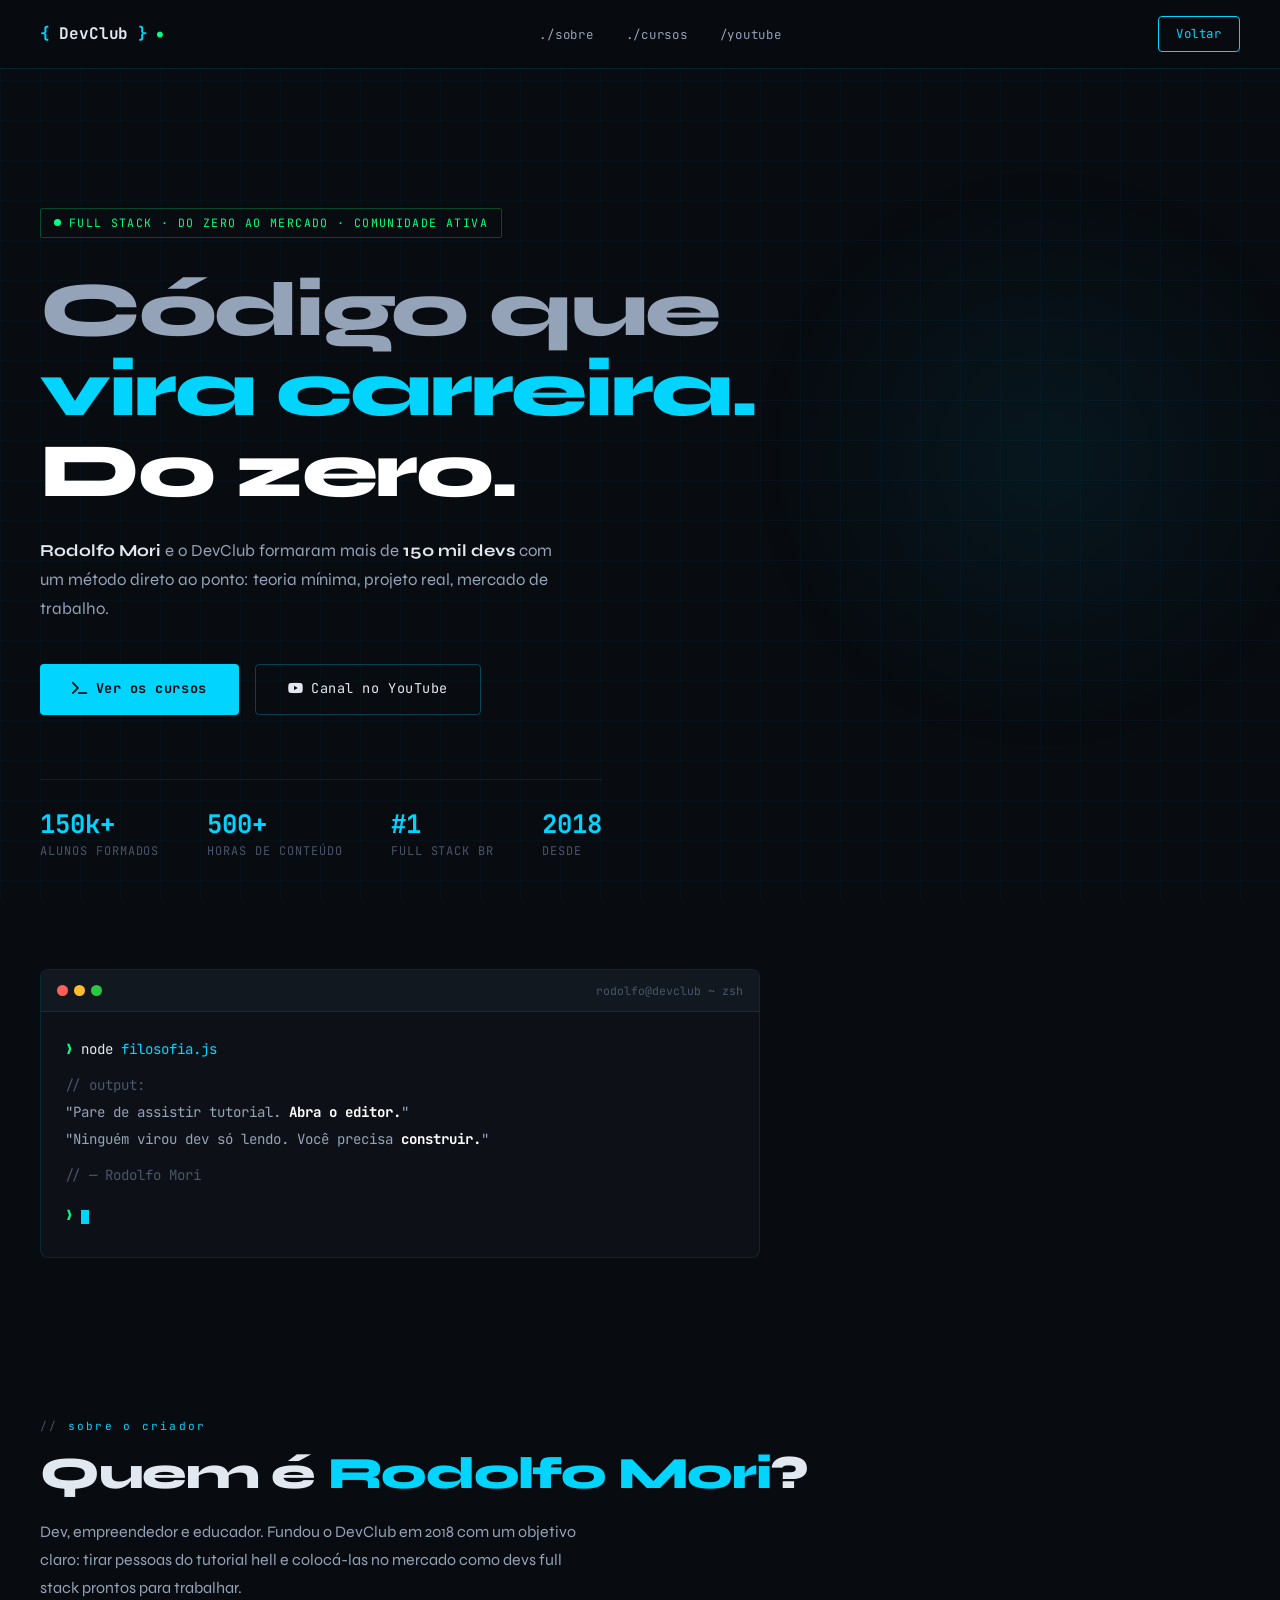
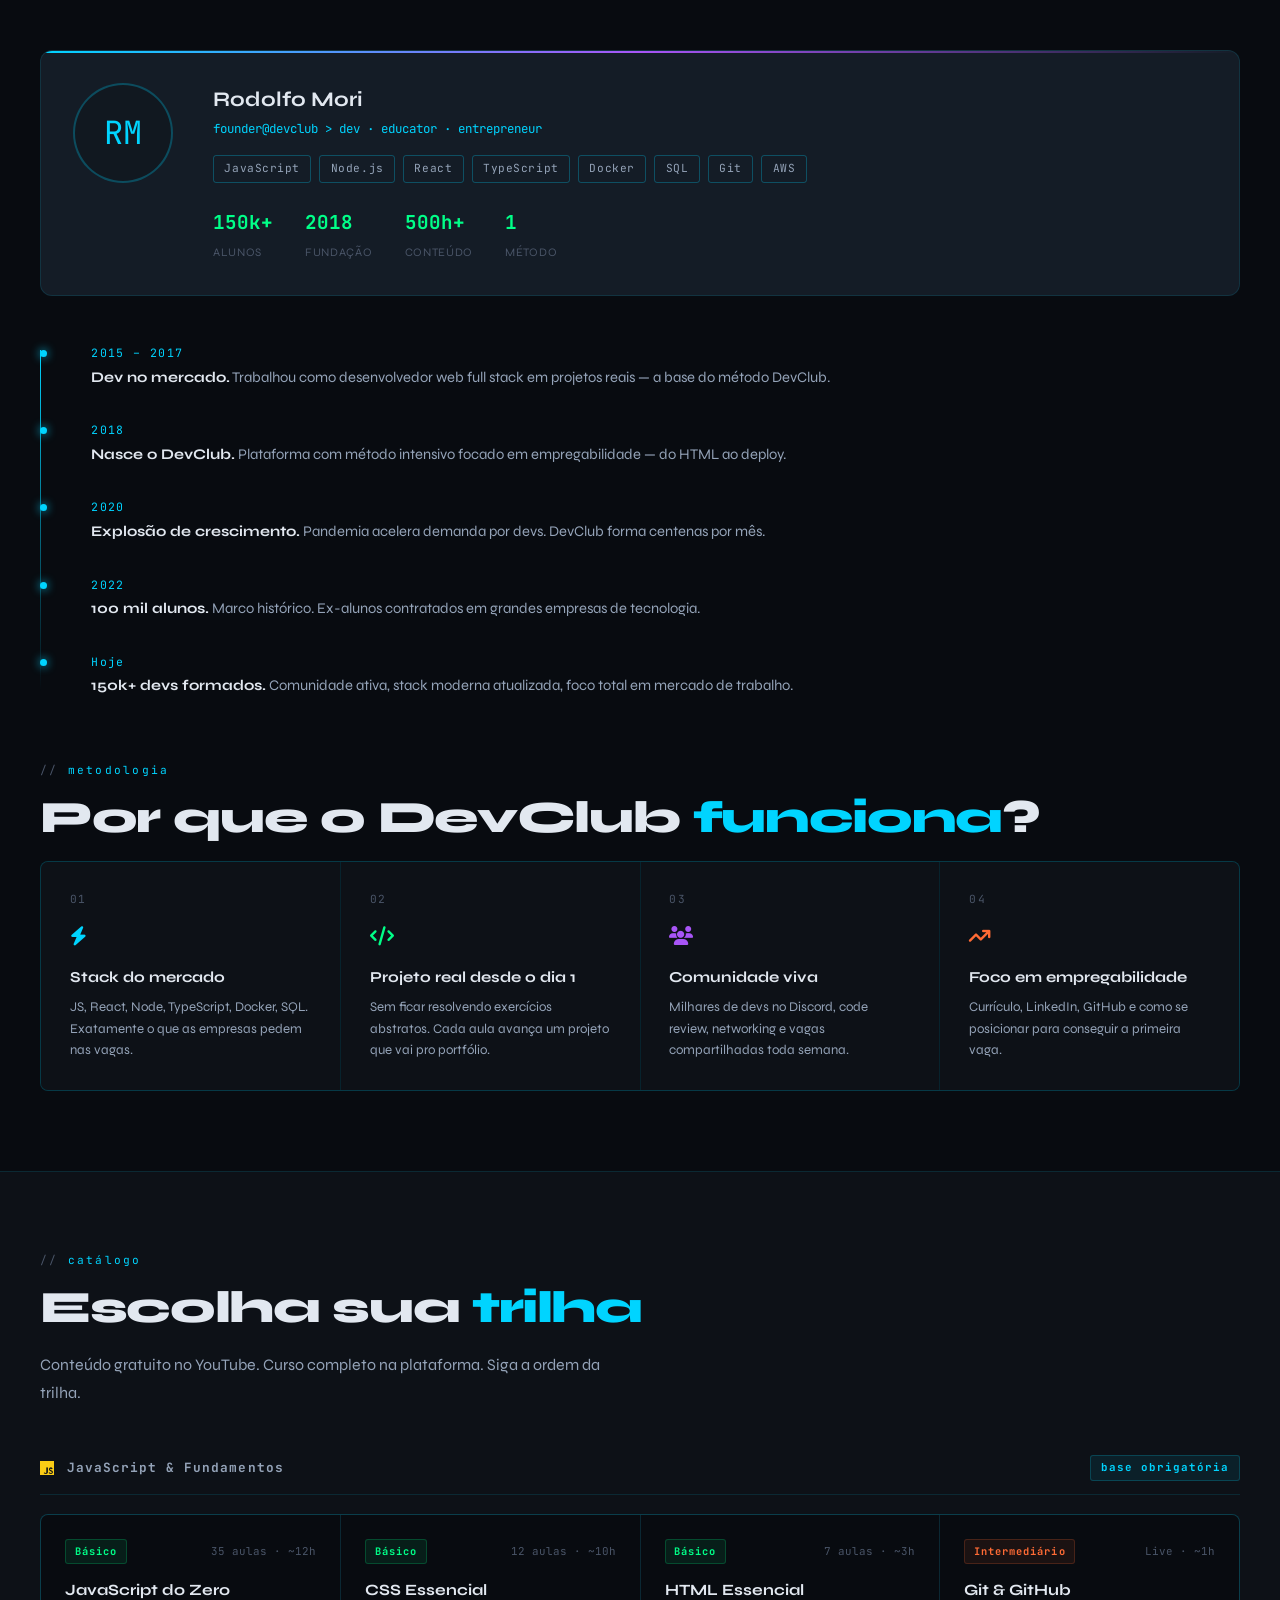
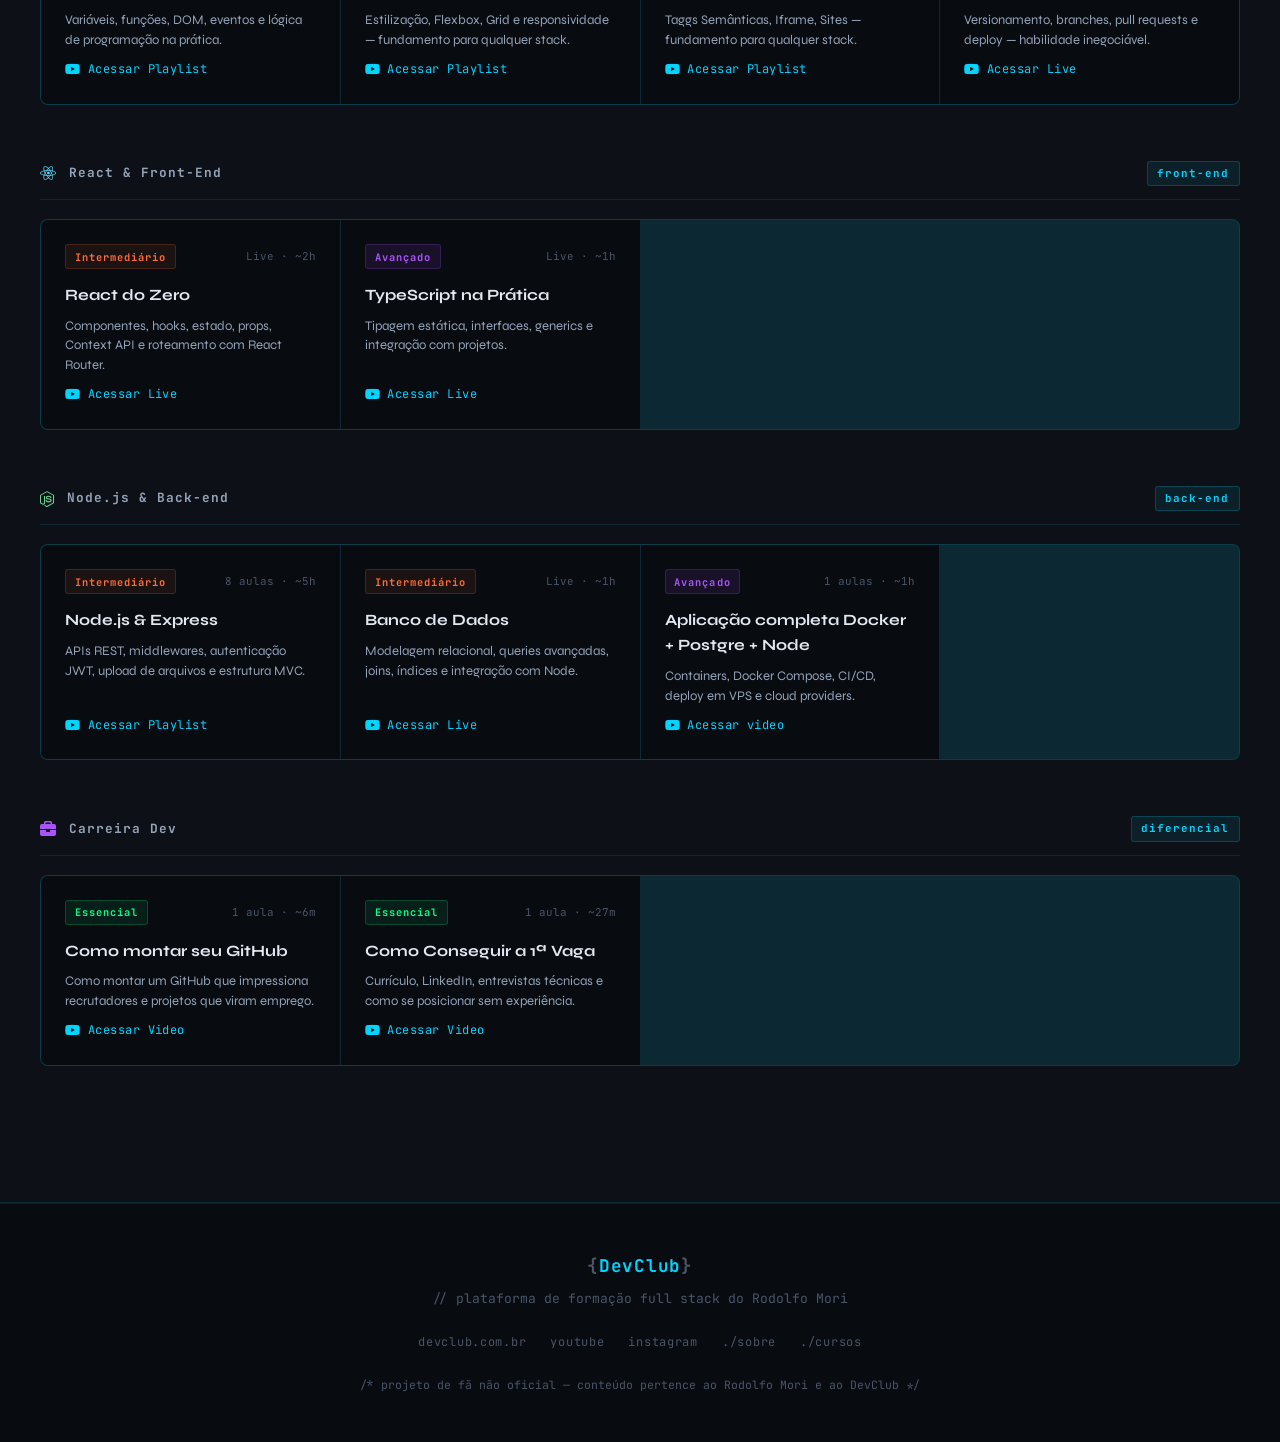
<file: pages/rodolfo.html>
<!doctype html>
<html lang="pt-BR">
<head>
  <meta charset="UTF-8" />
  <meta name="viewport" content="width=device-width, initial-scale=1.0" />
  <title>DevClub — Rodolfo Mori</title>
  <link href="https://fonts.googleapis.com/css2?family=JetBrains+Mono:wght@300;400;700&family=Syne:wght@400;600;700;800&display=swap" rel="stylesheet" />
  <link rel="stylesheet" href="https://cdnjs.cloudflare.com/ajax/libs/font-awesome/6.5.0/css/all.min.css" />
  <link rel="stylesheet" href="/assets/css/rodolfo.css">
</head>
<body>

  <!-- ===== NAV ===== -->
  <nav aria-label="Navegação principal">
    <a href="#" class="nav-logo" aria-label="DevClub">
      <span class="bracket">{</span>DevClub<span class="bracket">}</span>
      <span class="dot">&#9679;</span>
    </a>
    <ul class="nav-links">
      <li><a href="#sobre">./sobre</a></li>
      <li><a href="#cursos">./cursos</a></li>
      <li><a href="https://www.youtube.com/@DevClubBrasil" target="_blank" rel="noopener">/youtube</a></li>
    </ul>
    <a href="/index.html" rel="noopener" class="nav-cta">Voltar</a>
  </nav>

  <!-- ===== HERO ===== -->
  <header class="hero">
    <div class="hero-badge">
      <span class="blink"></span>
      FULL STACK &middot; DO ZERO AO MERCADO &middot; COMUNIDADE ATIVA
    </div>

    <h1>
      <span class="line-dim">Código que</span><br>
      <span class="line-cyan">vira carreira.</span><br>
      <span class="line-white">Do zero.</span>
    </h1>

    <p class="hero-sub">
      <strong>Rodolfo Mori</strong> e o DevClub formaram mais de
      <strong>150 mil devs</strong> com um método direto ao ponto:
      teoria mínima, projeto real, mercado de trabalho.
    </p>

    <div class="hero-actions">
      <a href="#cursos" class="btn-primary">
        <i class="fa-solid fa-terminal" aria-hidden="true"></i>
        Ver os cursos
      </a>
      <a href="https://www.youtube.com/@canaldevclub" target="_blank" rel="noopener" class="btn-ghost">
        <i class="fa-brands fa-youtube" aria-hidden="true"></i>
        Canal no YouTube
      </a>
    </div>

    <div class="hero-stats" aria-label="Estatísticas">
      <div class="stat-item">
        <strong>150k+</strong>
        <span>ALUNOS FORMADOS</span>
      </div>
      <div class="stat-item">
        <strong>500+</strong>
        <span>HORAS DE CONTEÚDO</span>
      </div>
      <div class="stat-item">
        <strong>#1</strong>
        <span>FULL STACK BR</span>
      </div>
      <div class="stat-item">
        <strong>2018</strong>
        <span>DESDE</span>
      </div>
    </div>
  </header>

  <!-- ===== TERMINAL QUOTE ===== -->
  <section class="terminal-section" aria-label="Frase do professor">
    <div class="terminal-box" role="figure" aria-label="Terminal com frase de Rodolfo Mori">
      <div class="terminal-bar">
        <div class="term-dot red"></div>
        <div class="term-dot yellow"></div>
        <div class="term-dot green"></div>
        <span class="term-title">rodolfo@devclub ~ zsh</span>
      </div>
      <div class="terminal-body" aria-label="Terminal de citação">
        <div><span class="t-prompt">❯</span> <span class="t-cmd">node <span class="t-string">filosofia.js</span></span></div>
        <div style="margin-top:0.6rem;"><span class="t-comment">// output:</span></div>
        <div><span class="t-output">"Pare de assistir tutorial. <strong style="color:#fff;">Abra o editor.</strong>"</span></div>
        <div><span class="t-output">"Ninguém virou dev só lendo. Você precisa <strong style="color:#fff;">construir.</strong>"</span></div>
        <div style="margin-top:0.6rem;"><span class="t-comment">// — Rodolfo Mori</span></div>
        <div style="margin-top:0.8rem;"><span class="t-prompt">❯</span> <span class="t-cursor"></span></div>
      </div>
    </div>
  </section>

  <!-- ===== SOBRE ===== -->
  <section id="sobre" class="sobre-section" aria-label="Sobre o Professor">
    <div class="section-label">sobre o criador</div>
    <h2>Quem é <em>Rodolfo Mori</em>?</h2>
    <p class="section-intro">
      Dev, empreendedor e educador. Fundou o DevClub em 2018 com um objetivo claro:
      tirar pessoas do tutorial hell e colocá-las no mercado como devs full stack prontos para trabalhar.
    </p>

    <!-- PERFIL CARD -->
    <div class="perfil-card">
      <div class="perfil-avatar">
        <img
          src="https://avatars.githubusercontent.com/u/47903440?v=4"
          alt="Rodolfo Mori"
          onerror="this.style.display='none'; this.parentElement.innerHTML='RM';"
        />
      </div>
      <div class="perfil-info">
        <div class="perfil-nome">Rodolfo Mori</div>
        <div class="perfil-cargo">founder@devclub &gt; dev · educator · entrepreneur</div>
        <div class="perfil-tags">
          <span class="ptag">JavaScript</span>
          <span class="ptag">Node.js</span>
          <span class="ptag">React</span>
          <span class="ptag">TypeScript</span>
          <span class="ptag">Docker</span>
          <span class="ptag">SQL</span>
          <span class="ptag">Git</span>
          <span class="ptag">AWS</span>
        </div>
        <div class="perfil-nums">
          <div class="pnum"><strong>150k+</strong><span>ALUNOS</span></div>
          <div class="pnum"><strong>2018</strong><span>FUNDAÇÃO</span></div>
          <div class="pnum"><strong>500h+</strong><span>CONTEÚDO</span></div>
          <div class="pnum"><strong>1</strong><span>MÉTODO</span></div>
        </div>
      </div>
    </div>

    <!-- TIMELINE -->
    <div class="timeline" role="list">
      <div class="tl-item" role="listitem">
        <div class="tl-year">2015 – 2017</div>
        <div class="tl-content">
          <strong>Dev no mercado.</strong> Trabalhou como desenvolvedor web full stack em projetos reais — a base do método DevClub.
        </div>
      </div>
      <div class="tl-item" role="listitem">
        <div class="tl-year">2018</div>
        <div class="tl-content">
          <strong>Nasce o DevClub.</strong> Plataforma com método intensivo focado em empregabilidade — do HTML ao deploy.
        </div>
      </div>
      <div class="tl-item" role="listitem">
        <div class="tl-year">2020</div>
        <div class="tl-content">
          <strong>Explosão de crescimento.</strong> Pandemia acelera demanda por devs. DevClub forma centenas por mês.
        </div>
      </div>
      <div class="tl-item" role="listitem">
        <div class="tl-year">2022</div>
        <div class="tl-content">
          <strong>100 mil alunos.</strong> Marco histórico. Ex-alunos contratados em grandes empresas de tecnologia.
        </div>
      </div>
      <div class="tl-item" role="listitem">
        <div class="tl-year">Hoje</div>
        <div class="tl-content">
          <strong>150k+ devs formados.</strong> Comunidade ativa, stack moderna atualizada, foco total em mercado de trabalho.
        </div>
      </div>
    </div>

    <!-- PILARES -->
    <div class="section-label" style="margin-top:3.5rem;">metodologia</div>
    <h2>Por que o DevClub <em>funciona</em>?</h2>
    <div class="pilares" role="list">
      <div class="pilar" role="listitem">
        <div class="pilar-num">01</div>
        <div class="pilar-icon" style="color: var(--cyan)"><i class="fa-solid fa-bolt" aria-hidden="true"></i></div>
        <h3>Stack do mercado</h3>
        <p>JS, React, Node, TypeScript, Docker, SQL. Exatamente o que as empresas pedem nas vagas.</p>
      </div>
      <div class="pilar" role="listitem">
        <div class="pilar-num">02</div>
        <div class="pilar-icon" style="color: var(--green)"><i class="fa-solid fa-code" aria-hidden="true"></i></div>
        <h3>Projeto real desde o dia 1</h3>
        <p>Sem ficar resolvendo exercícios abstratos. Cada aula avança um projeto que vai pro portfólio.</p>
      </div>
      <div class="pilar" role="listitem">
        <div class="pilar-num">03</div>
        <div class="pilar-icon" style="color: var(--purple)"><i class="fa-solid fa-users" aria-hidden="true"></i></div>
        <h3>Comunidade viva</h3>
        <p>Milhares de devs no Discord, code review, networking e vagas compartilhadas toda semana.</p>
      </div>
      <div class="pilar" role="listitem">
        <div class="pilar-num">04</div>
        <div class="pilar-icon" style="color: var(--orange)"><i class="fa-solid fa-arrow-trend-up" aria-hidden="true"></i></div>
        <h3>Foco em empregabilidade</h3>
        <p>Currículo, LinkedIn, GitHub e como se posicionar para conseguir a primeira vaga.</p>
      </div>
    </div>
  </section>

  <!-- ===== CURSOS ===== -->
  <main id="cursos" role="main">
    <section class="cursos-section" aria-label="Catálogo de cursos">
      <div class="section-label">catálogo</div>
      <h2>Escolha sua <em>trilha</em></h2>
      <p class="section-intro" style="margin-bottom:3rem;">
        Conteúdo gratuito no YouTube. Curso completo na plataforma. Siga a ordem da trilha.
      </p>

      <!-- JAVASCRIPT / FUNDAMENTOS -->
      <div class="cat-group">
        <div class="cat-title">
          <i class="fa-brands fa-js" style="color: #facc15;" aria-hidden="true"></i>
          JavaScript & Fundamentos
          <span class="cat-badge">base obrigatória</span>
        </div>
        <div class="cards-grid" role="list">
          <article class="course-card" role="listitem">
            <div class="card-header">
              <span class="card-level basico">Básico</span>
              <span class="card-meta">35 aulas · ~12h</span>
            </div>
            <h3>JavaScript do Zero</h3>
            <p>Variáveis, funções, DOM, eventos e lógica de programação na prática.</p>
            <a href="https://www.youtube.com/playlist?list=PLsFVybaG4mODFwCuV06yLitVTikKF09sy" target="_blank" rel="noopener" class="btn-playlist">
              <i class="fa-brands fa-youtube" aria-hidden="true"></i> Acessar Playlist
            </a>
          </article>

          <article class="course-card" role="listitem">
            <div class="card-header">
              <span class="card-level basico">Básico</span>
              <span class="card-meta">12 aulas · ~10h</span>
            </div>
            <h3>CSS Essencial</h3>
            <p>Estilização, Flexbox, Grid e responsividade — fundamento para qualquer stack.</p>
            <a href="https://www.youtube.com/playlist?list=PLsFVybaG4mOAXJTzysk9-d3OeROyWhhvs" target="_blank" rel="noopener" class="btn-playlist">
              <i class="fa-brands fa-youtube" aria-hidden="true"></i> Acessar Playlist
            </a>
          </article>

          <article class="course-card" role="listitem">
            <div class="card-header">
              <span class="card-level basico">Básico</span>
              <span class="card-meta">7 aulas · ~3h</span>
            </div>
            <h3>HTML Essencial</h3>
            <p>Taggs Semânticas, Iframe, Sites — fundamento para qualquer stack.</p>
            <a href="https://www.youtube.com/playlist?list=PLsFVybaG4mOAXJTzysk9-d3OeROyWhhvs" target="_blank" rel="noopener" class="btn-playlist">
              <i class="fa-brands fa-youtube" aria-hidden="true"></i> Acessar Playlist
            </a>
          </article>

          <article class="course-card" role="listitem">
            <div class="card-header">
              <span class="card-level inter">Intermediário</span>
              <span class="card-meta">Live · ~1h</span>
            </div>
            <h3>Git & GitHub</h3>
            <p>Versionamento, branches, pull requests e deploy — habilidade inegociável.</p>
            <a href="https://www.youtube.com/watch?v=Vmqa2hkS-qk" target="_blank" rel="noopener" class="btn-playlist">
              <i class="fa-brands fa-youtube" aria-hidden="true"></i> Acessar Live
            </a>
          </article>
        </div>
      </div>

      <!-- REACT -->
      <div class="cat-group">
        <div class="cat-title">
          <i class="fa-brands fa-react" style="color: #61dafb;" aria-hidden="true"></i>
          React & Front-End
          <span class="cat-badge">front-end</span>
        </div>
        <div class="cards-grid" role="list">
          <article class="course-card" role="listitem">
            <div class="card-header">
              <span class="card-level inter">Intermediário</span>
              <span class="card-meta">Live · ~2h</span>
            </div>
            <h3>React do Zero</h3>
            <p>Componentes, hooks, estado, props, Context API e roteamento com React Router.</p>
            <a href="https://www.youtube.com/watch?v=hHcaVgoLLQM" target="_blank" rel="noopener" class="btn-playlist">
              <i class="fa-brands fa-youtube" aria-hidden="true"></i> Acessar Live
            </a>
          </article>

          <article class="course-card" role="listitem">
            <div class="card-header">
              <span class="card-level avanc">Avançado</span>
              <span class="card-meta">Live · ~1h</span>
            </div>
            <h3>TypeScript na Prática</h3>
            <p>Tipagem estática, interfaces, generics e integração com projetos.</p>
            <a href="https://www.youtube.com/watch?v=w2BA05gabP0&t=1s" target="_blank" rel="noopener" class="btn-playlist">
              <i class="fa-brands fa-youtube" aria-hidden="true"></i> Acessar Live
            </a>
          </article>
        </div>
      </div>

      <!-- NODE.JS / BACK-END -->
      <div class="cat-group">
        <div class="cat-title">
          <i class="fa-brands fa-node-js" style="color: #68d391;" aria-hidden="true"></i>
          Node.js & Back-end
          <span class="cat-badge">back-end</span>
        </div>
        <div class="cards-grid" role="list">
          <article class="course-card" role="listitem">
            <div class="card-header">
              <span class="card-level inter">Intermediário</span>
              <span class="card-meta">8 aulas · ~5h</span>
            </div>
            <h3>Node.js & Express</h3>
            <p>APIs REST, middlewares, autenticação JWT, upload de arquivos e estrutura MVC.</p>
            <a href="https://www.youtube.com/playlist?list=PLsFVybaG4mOARbjw1gfUKiYMYh3PsxDFp" target="_blank" rel="noopener" class="btn-playlist">
              <i class="fa-brands fa-youtube" aria-hidden="true"></i> Acessar Playlist
            </a>
          </article>

          <article class="course-card" role="listitem">
            <div class="card-header">
              <span class="card-level inter">Intermediário</span>
              <span class="card-meta">Live · ~1h</span>
            </div>
            <h3>Banco de Dados</h3>
            <p>Modelagem relacional, queries avançadas, joins, índices e integração com Node.</p>
            <a href="https://www.youtube.com/watch?v=0Ia9nU39-b8" target="_blank" rel="noopener" class="btn-playlist">
              <i class="fa-brands fa-youtube" aria-hidden="true"></i> Acessar Live
            </a>
          </article>

          <article class="course-card" role="listitem">
            <div class="card-header">
              <span class="card-level avanc">Avançado</span>
              <span class="card-meta">1 aulas · ~1h</span>
            </div>
            <h3>Aplicação completa Docker + Postgre + Node</h3>
            <p>Containers, Docker Compose, CI/CD, deploy em VPS e cloud providers.</p>
            <a href="https://www.youtube.com/watch?v=p74AXfu4ju0" target="_blank" rel="noopener" class="btn-playlist">
              <i class="fa-brands fa-youtube" aria-hidden="true"></i> Acessar video
            </a>
          </article>
        </div>
      </div>

      <!-- CARREIRA -->
      <div class="cat-group">
        <div class="cat-title">
          <i class="fa-solid fa-briefcase" style="color: #a855f7;" aria-hidden="true"></i>
          Carreira Dev
          <span class="cat-badge">diferencial</span>
        </div>
        <div class="cards-grid" role="list">
          <article class="course-card" role="listitem">
            <div class="card-header">
              <span class="card-level basico">Essencial</span>
              <span class="card-meta">1 aula · ~6m</span>
            </div>
            <h3>Como montar seu GitHub</h3>
            <p>Como montar um GitHub que impressiona recrutadores e projetos que viram emprego.</p>
            <a href="https://www.youtube.com/watch?v=Fs9fG_LkKx0" target="_blank" rel="noopener" class="btn-playlist">
              <i class="fa-brands fa-youtube" aria-hidden="true"></i> Acessar Video
            </a>
          </article>

          <article class="course-card" role="listitem">
            <div class="card-header">
              <span class="card-level basico">Essencial</span>
              <span class="card-meta">1 aula · ~27m</span>
            </div>
            <h3>Como Conseguir a 1ª Vaga</h3>
            <p>Currículo, LinkedIn, entrevistas técnicas e como se posicionar sem experiência.</p>
            <a href="https://www.youtube.com/watch?v=LtWwebRXSeQ" target="_blank" rel="noopener" class="btn-playlist">
              <i class="fa-brands fa-youtube" aria-hidden="true"></i> Acessar Video
            </a>
          </article>
        </div>
      </div>

    </section>
  </main>

  <!-- ===== FOOTER ===== -->
  <footer>
    <div class="footer-logo"><span style="color:var(--text3)">{</span>DevClub<span style="color:var(--text3)">}</span></div>
    <p class="footer-tagline">// plataforma de formação full stack do Rodolfo Mori</p>
    <div class="footer-links" aria-label="Links do rodapé">
      <a href="https://www.devclub.com.br" target="_blank" rel="noopener">devclub.com.br</a>
      <a href="https://www.youtube.com/@DevClubBrasil" target="_blank" rel="noopener">youtube</a>
      <a href="https://www.instagram.com/rodolfomori" target="_blank" rel="noopener">instagram</a>
      <a href="#sobre">./sobre</a>
      <a href="#cursos">./cursos</a>
    </div>
    <p class="footer-note">/* projeto de fã não oficial — conteúdo pertence ao Rodolfo Mori e ao DevClub */</p>
  </footer>

</body>
</html>
</file>
<file: assets/css/rodolfo.css>
*,
*::before,
*::after {
  box-sizing: border-box;
  margin: 0;
  padding: 0;
}

:root {
  --bg: #080b10;
  --bg2: #0d1117;
  --bg3: #111820;
  --surface: #141c26;
  --border: rgba(0, 212, 255, 0.12);
  --border2: rgba(0, 212, 255, 0.28);
  --cyan: #00d4ff;
  --cyan-dim: rgba(0, 212, 255, 0.08);
  --cyan-glow: rgba(0, 212, 255, 0.18);
  --green: #00ff88;
  --green-dim: rgba(0, 255, 136, 0.08);
  --purple: #a855f7;
  --purple-dim: rgba(168, 85, 247, 0.1);
  --orange: #ff6b35;
  --text: #e2e8f0;
  --text2: #94a3b8;
  --text3: #4a5568;
  --mono: "JetBrains Mono", monospace;
  --sans: "Syne", sans-serif;
}

html {
  scroll-behavior: smooth;
}

body {
  background: var(--bg);
  color: var(--text);
  font-family: var(--sans);
  overflow-x: hidden;
  line-height: 1.6;
}

/* ── SCROLLBAR ── */
::-webkit-scrollbar {
  width: 4px;
}
::-webkit-scrollbar-track {
  background: var(--bg);
}
::-webkit-scrollbar-thumb {
  background: var(--cyan);
  border-radius: 2px;
}

/* ── GRID BG ── */
body::before {
  content: "";
  position: fixed;
  inset: 0;
  background-image:
    linear-gradient(rgba(0, 212, 255, 0.03) 1px, transparent 1px),
    linear-gradient(90deg, rgba(0, 212, 255, 0.03) 1px, transparent 1px);
  background-size: 40px 40px;
  pointer-events: none;
  z-index: 0;
}

/* ── NAV ── */
nav {
  position: sticky;
  top: 0;
  z-index: 100;
  display: flex;
  align-items: center;
  justify-content: space-between;
  padding: 1rem 2.5rem;
  background: rgba(8, 11, 16, 0.85);
  backdrop-filter: blur(16px);
  border-bottom: 1px solid var(--border);
}

.nav-logo {
  display: flex;
  align-items: center;
  gap: 0.6rem;
  font-family: var(--mono);
  font-size: 1rem;
  font-weight: 700;
  letter-spacing: -0.01em;
  color: var(--text);
  text-decoration: none;
}

.nav-logo .bracket {
  color: var(--cyan);
}
.nav-logo .dot {
  color: var(--green);
  font-size: 0.6rem;
  vertical-align: middle;
}

.nav-links {
  display: flex;
  gap: 2rem;
  list-style: none;
}

.nav-links a {
  font-family: var(--mono);
  font-size: 0.78rem;
  color: var(--text2);
  text-decoration: none;
  letter-spacing: 0.06em;
  transition: color 0.2s;
}

.nav-links a:hover {
  color: var(--cyan);
}

.nav-cta {
  font-family: var(--mono);
  font-size: 0.78rem;
  padding: 0.45rem 1.1rem;
  border: 1px solid var(--cyan);
  border-radius: 4px;
  color: var(--cyan);
  text-decoration: none;
  transition:
    background 0.2s,
    color 0.2s;
  letter-spacing: 0.04em;
}

.nav-cta:hover {
  background: var(--cyan);
  color: var(--bg);
}

/* ── HERO ── */
.hero {
  position: relative;
  min-height: 100vh;
  display: flex;
  flex-direction: column;
  align-items: flex-start;
  justify-content: center;
  padding: 6rem 2.5rem 4rem;
  overflow: hidden;
  z-index: 1;
}

/* glowing orb */
.hero::after {
  content: "";
  position: absolute;
  top: 10%;
  right: -5%;
  width: 600px;
  height: 600px;
  background: radial-gradient(
    circle,
    rgba(0, 212, 255, 0.06) 0%,
    transparent 70%
  );
  pointer-events: none;
}

.hero-badge {
  display: inline-flex;
  align-items: center;
  gap: 0.5rem;
  font-family: var(--mono);
  font-size: 0.72rem;
  letter-spacing: 0.12em;
  color: var(--green);
  border: 1px solid rgba(0, 255, 136, 0.25);
  border-radius: 2px;
  padding: 0.3rem 0.8rem;
  margin-bottom: 2rem;
}

.hero-badge .blink {
  display: inline-block;
  width: 7px;
  height: 7px;
  border-radius: 50%;
  background: var(--green);
  animation: blink 1.2s step-end infinite;
}

@keyframes blink {
  0%,
  100% {
    opacity: 1;
  }
  50% {
    opacity: 0;
  }
}

.hero h1 {
  font-family: var(--sans);
  font-size: clamp(2.6rem, 6vw, 5.5rem);
  font-weight: 800;
  line-height: 1.05;
  letter-spacing: -0.03em;
  margin-bottom: 1.5rem;
  max-width: 760px;
}

.hero h1 .line-dim {
  color: var(--text2);
}
.hero h1 .line-cyan {
  color: var(--cyan);
}
.hero h1 .line-white {
  color: #fff;
}

.hero-sub {
  font-size: 1.05rem;
  color: var(--text2);
  max-width: 520px;
  margin-bottom: 2.5rem;
  line-height: 1.75;
}

.hero-sub strong {
  color: var(--text);
}

.hero-actions {
  display: flex;
  gap: 1rem;
  flex-wrap: wrap;
  margin-bottom: 4rem;
}

.btn-primary {
  display: inline-flex;
  align-items: center;
  gap: 0.5rem;
  padding: 0.85rem 2rem;
  background: var(--cyan);
  color: var(--bg);
  font-family: var(--mono);
  font-size: 0.85rem;
  font-weight: 700;
  letter-spacing: 0.04em;
  border-radius: 4px;
  text-decoration: none;
  transition:
    opacity 0.2s,
    transform 0.15s;
}

.btn-primary:hover {
  opacity: 0.88;
  transform: translateY(-1px);
}

.btn-ghost {
  display: inline-flex;
  align-items: center;
  gap: 0.5rem;
  padding: 0.85rem 2rem;
  border: 1px solid var(--border2);
  color: var(--text);
  font-family: var(--mono);
  font-size: 0.85rem;
  font-weight: 400;
  letter-spacing: 0.04em;
  border-radius: 4px;
  text-decoration: none;
  transition:
    border-color 0.2s,
    color 0.2s;
}

.btn-ghost:hover {
  border-color: var(--cyan);
  color: var(--cyan);
}

/* stats bar */
.hero-stats {
  display: flex;
  gap: 3rem;
  flex-wrap: wrap;
  padding-top: 2rem;
  border-top: 1px solid var(--border);
}

.stat-item strong {
  display: block;
  font-family: var(--mono);
  font-size: 1.6rem;
  font-weight: 700;
  color: var(--cyan);
  line-height: 1;
}

.stat-item span {
  font-size: 0.75rem;
  color: var(--text3);
  letter-spacing: 0.08em;
  font-family: var(--mono);
}

/* ── TERMINAL QUOTE ── */
.terminal-section {
  position: relative;
  z-index: 1;
  padding: 0 2.5rem 5rem;
}

.terminal-box {
  background: var(--bg2);
  border: 1px solid var(--border);
  border-radius: 8px;
  max-width: 720px;
  overflow: hidden;
}

.terminal-bar {
  display: flex;
  align-items: center;
  gap: 6px;
  padding: 0.7rem 1rem;
  background: var(--bg3);
  border-bottom: 1px solid var(--border);
}

.term-dot {
  width: 11px;
  height: 11px;
  border-radius: 50%;
}

.term-dot.red {
  background: #ff5f57;
}
.term-dot.yellow {
  background: #febc2e;
}
.term-dot.green {
  background: #28c840;
}

.term-title {
  margin-left: auto;
  font-family: var(--mono);
  font-size: 0.72rem;
  color: var(--text3);
}

.terminal-body {
  padding: 1.5rem 1.5rem 1.8rem;
  font-family: var(--mono);
  font-size: 0.88rem;
  line-height: 1.9;
}

.t-prompt {
  color: var(--green);
}
.t-cmd {
  color: var(--text);
}
.t-output {
  color: var(--text2);
}
.t-string {
  color: var(--cyan);
}
.t-comment {
  color: var(--text3);
}
.t-cursor {
  display: inline-block;
  width: 8px;
  height: 1em;
  background: var(--cyan);
  vertical-align: text-bottom;
  animation: blink 1s step-end infinite;
}

/* ── SOBRE ── */
.sobre-section {
  position: relative;
  z-index: 1;
  padding: 5rem 2.5rem;
}

.section-label {
  font-family: var(--mono);
  font-size: 0.7rem;
  letter-spacing: 0.2em;
  color: var(--cyan);
  margin-bottom: 0.8rem;
}

.section-label::before {
  content: "// ";
  color: var(--text3);
}

h2 {
  font-size: clamp(1.8rem, 4vw, 2.8rem);
  font-weight: 800;
  letter-spacing: -0.03em;
  line-height: 1.1;
  margin-bottom: 1.2rem;
}

h2 em {
  font-style: normal;
  color: var(--cyan);
}

.section-intro {
  font-size: 1rem;
  color: var(--text2);
  max-width: 560px;
  margin-bottom: 3rem;
  line-height: 1.75;
}

/* PERFIL */
.perfil-card {
  display: grid;
  grid-template-columns: auto 1fr;
  gap: 2.5rem;
  align-items: start;
  background: var(--surface);
  border: 1px solid var(--border);
  border-radius: 12px;
  padding: 2rem;
  margin-bottom: 3rem;
  position: relative;
  overflow: hidden;
}

.perfil-card::before {
  content: "";
  position: absolute;
  top: 0;
  left: 0;
  right: 0;
  height: 2px;
  background: linear-gradient(90deg, var(--cyan), var(--purple), transparent);
}

.perfil-avatar {
  width: 100px;
  height: 100px;
  border-radius: 50%;
  border: 2px solid var(--border2);
  overflow: hidden;
  flex-shrink: 0;
  background: var(--bg3);
  display: flex;
  align-items: center;
  justify-content: center;
  font-family: var(--mono);
  font-size: 2rem;
  color: var(--cyan);
}

.perfil-avatar img {
  width: 100%;
  height: 100%;
  object-fit: cover;
}

.perfil-nome {
  font-size: 1.3rem;
  font-weight: 700;
  margin-bottom: 0.2rem;
}

.perfil-cargo {
  font-family: var(--mono);
  font-size: 0.78rem;
  color: var(--cyan);
  margin-bottom: 1rem;
}

.perfil-tags {
  display: flex;
  flex-wrap: wrap;
  gap: 0.5rem;
  margin-bottom: 1.5rem;
}

.ptag {
  font-family: var(--mono);
  font-size: 0.7rem;
  padding: 0.25rem 0.65rem;
  border-radius: 3px;
  border: 1px solid var(--border2);
  color: var(--text2);
  letter-spacing: 0.05em;
  transition:
    border-color 0.2s,
    color 0.2s;
}

.ptag:hover {
  border-color: var(--cyan);
  color: var(--cyan);
}

.perfil-nums {
  display: flex;
  gap: 2rem;
  flex-wrap: wrap;
}

.pnum strong {
  display: block;
  font-family: var(--mono);
  font-size: 1.2rem;
  color: var(--green);
  font-weight: 700;
}

.pnum span {
  font-size: 0.72rem;
  color: var(--text3);
  letter-spacing: 0.06em;
}

/* TIMELINE */
.timeline {
  position: relative;
  padding-left: 2rem;
  margin-bottom: 4rem;
}

.timeline::before {
  content: "";
  position: absolute;
  left: 0;
  top: 6px;
  bottom: 6px;
  width: 1px;
  background: linear-gradient(to bottom, var(--cyan), transparent);
}

.tl-item {
  position: relative;
  margin-bottom: 2rem;
  padding-left: 1.2rem;
}

.tl-item::before {
  content: "";
  position: absolute;
  left: -2rem;
  top: 6px;
  width: 7px;
  height: 7px;
  border-radius: 50%;
  background: var(--cyan);
  box-shadow: 0 0 10px var(--cyan);
}

.tl-year {
  font-family: var(--mono);
  font-size: 0.72rem;
  color: var(--cyan);
  letter-spacing: 0.12em;
  margin-bottom: 0.2rem;
}

.tl-content {
  font-size: 0.92rem;
  color: var(--text2);
  line-height: 1.6;
}

.tl-content strong {
  color: var(--text);
}

/* PILARES */
.pilares {
  display: grid;
  grid-template-columns: repeat(auto-fit, minmax(220px, 1fr));
  gap: 1px;
  background: var(--border);
  border: 1px solid var(--border);
  border-radius: 8px;
  overflow: hidden;
}

.pilar {
  background: var(--bg2);
  padding: 1.8rem;
  position: relative;
  transition: background 0.2s;
}

.pilar:hover {
  background: var(--surface);
}

.pilar-num {
  font-family: var(--mono);
  font-size: 0.7rem;
  color: var(--text3);
  letter-spacing: 0.15em;
  margin-bottom: 0.8rem;
}

.pilar h3 {
  font-size: 0.95rem;
  font-weight: 700;
  margin-bottom: 0.5rem;
  color: var(--text);
}

.pilar p {
  font-size: 0.83rem;
  color: var(--text2);
  line-height: 1.6;
}

.pilar-icon {
  font-size: 1.2rem;
  margin-bottom: 0.8rem;
}

/* ── CURSOS ── */
.cursos-section {
  position: relative;
  z-index: 1;
  padding: 5rem 2.5rem;
  background: var(--bg2);
  border-top: 1px solid var(--border);
  border-bottom: 1px solid var(--border);
}

.cat-group {
  margin-bottom: 3.5rem;
}

.cat-title {
  display: flex;
  align-items: center;
  gap: 0.75rem;
  font-family: var(--mono);
  font-size: 0.8rem;
  font-weight: 700;
  letter-spacing: 0.08em;
  color: var(--text2);
  margin-bottom: 1.2rem;
  padding-bottom: 0.8rem;
  border-bottom: 1px solid var(--border);
}

.cat-title i {
  font-size: 1rem;
}

.cat-badge {
  margin-left: auto;
  font-size: 0.68rem;
  padding: 0.2rem 0.6rem;
  border-radius: 3px;
  background: var(--cyan-dim);
  border: 1px solid rgba(0, 212, 255, 0.2);
  color: var(--cyan);
}

.cards-grid {
  display: grid;
  grid-template-columns: repeat(auto-fill, minmax(260px, 1fr));
  gap: 1px;
  background: var(--border);
  border: 1px solid var(--border);
  border-radius: 8px;
  overflow: hidden;
}

.course-card {
  background: var(--bg);
  padding: 1.5rem;
  display: flex;
  flex-direction: column;
  gap: 0.6rem;
  transition: background 0.2s;
  position: relative;
}

.course-card:hover {
  background: var(--surface);
}

.course-card:hover::before {
  content: "";
  position: absolute;
  top: 0;
  left: 0;
  right: 0;
  height: 2px;
  background: var(--cyan);
}

.card-header {
  display: flex;
  align-items: center;
  justify-content: space-between;
  margin-bottom: 0.2rem;
}

.card-level {
  font-family: var(--mono);
  font-size: 0.65rem;
  letter-spacing: 0.1em;
  padding: 0.2rem 0.55rem;
  border-radius: 3px;
  font-weight: 700;
}

.basico {
  background: var(--green-dim);
  color: var(--green);
  border: 1px solid rgba(0, 255, 136, 0.2);
}
.inter {
  background: rgba(255, 107, 53, 0.08);
  color: var(--orange);
  border: 1px solid rgba(255, 107, 53, 0.2);
}
.avanc {
  background: var(--purple-dim);
  color: var(--purple);
  border: 1px solid rgba(168, 85, 247, 0.2);
}

.card-meta {
  font-family: var(--mono);
  font-size: 0.68rem;
  color: var(--text3);
}

.course-card h3 {
  font-size: 0.98rem;
  font-weight: 700;
  color: var(--text);
}

.course-card p {
  font-size: 0.82rem;
  color: var(--text2);
  flex: 1;
  line-height: 1.5;
}

.btn-playlist {
  display: inline-flex;
  align-items: center;
  gap: 0.45rem;
  margin-top: auto;
  font-family: var(--mono);
  font-size: 0.75rem;
  color: var(--cyan);
  text-decoration: none;
  letter-spacing: 0.04em;
  transition: opacity 0.2s;
}

.btn-playlist:hover {
  opacity: 0.7;
}
.btn-playlist i {
  font-size: 0.85rem;
}

/* ── FOOTER ── */
footer {
  position: relative;
  z-index: 1;
  padding: 3rem 2.5rem;
  text-align: center;
  border-top: 1px solid var(--border);
}

.footer-logo {
  font-family: var(--mono);
  font-size: 1.1rem;
  font-weight: 700;
  color: var(--cyan);
  margin-bottom: 0.5rem;
  letter-spacing: 0.04em;
}

.footer-tagline {
  font-size: 0.82rem;
  color: var(--text3);
  margin-bottom: 1.5rem;
  font-family: var(--mono);
}

.footer-links {
  display: flex;
  gap: 1.5rem;
  justify-content: center;
  flex-wrap: wrap;
  margin-bottom: 1.5rem;
}

.footer-links a {
  font-family: var(--mono);
  font-size: 0.75rem;
  color: var(--text3);
  text-decoration: none;
  letter-spacing: 0.06em;
  transition: color 0.2s;
}

.footer-links a:hover {
  color: var(--cyan);
}

.footer-note {
  font-size: 0.72rem;
  color: var(--text3);
  font-family: var(--mono);
}

/* ── RESPONSIVE ── */
@media (max-width: 700px) {
  nav {
    padding: 1rem 1.2rem;
  }
  .nav-links {
    display: none;
  }
  .hero {
    padding: 5rem 1.2rem 3rem;
  }
  .hero-stats {
    gap: 1.5rem;
  }
  .sobre-section,
  .cursos-section {
    padding: 4rem 1.2rem;
  }
  .terminal-section {
    padding: 0 1.2rem 4rem;
  }
  .perfil-card {
    grid-template-columns: 1fr;
  }
  footer {
    padding: 2.5rem 1.2rem;
  }
}
</file>
